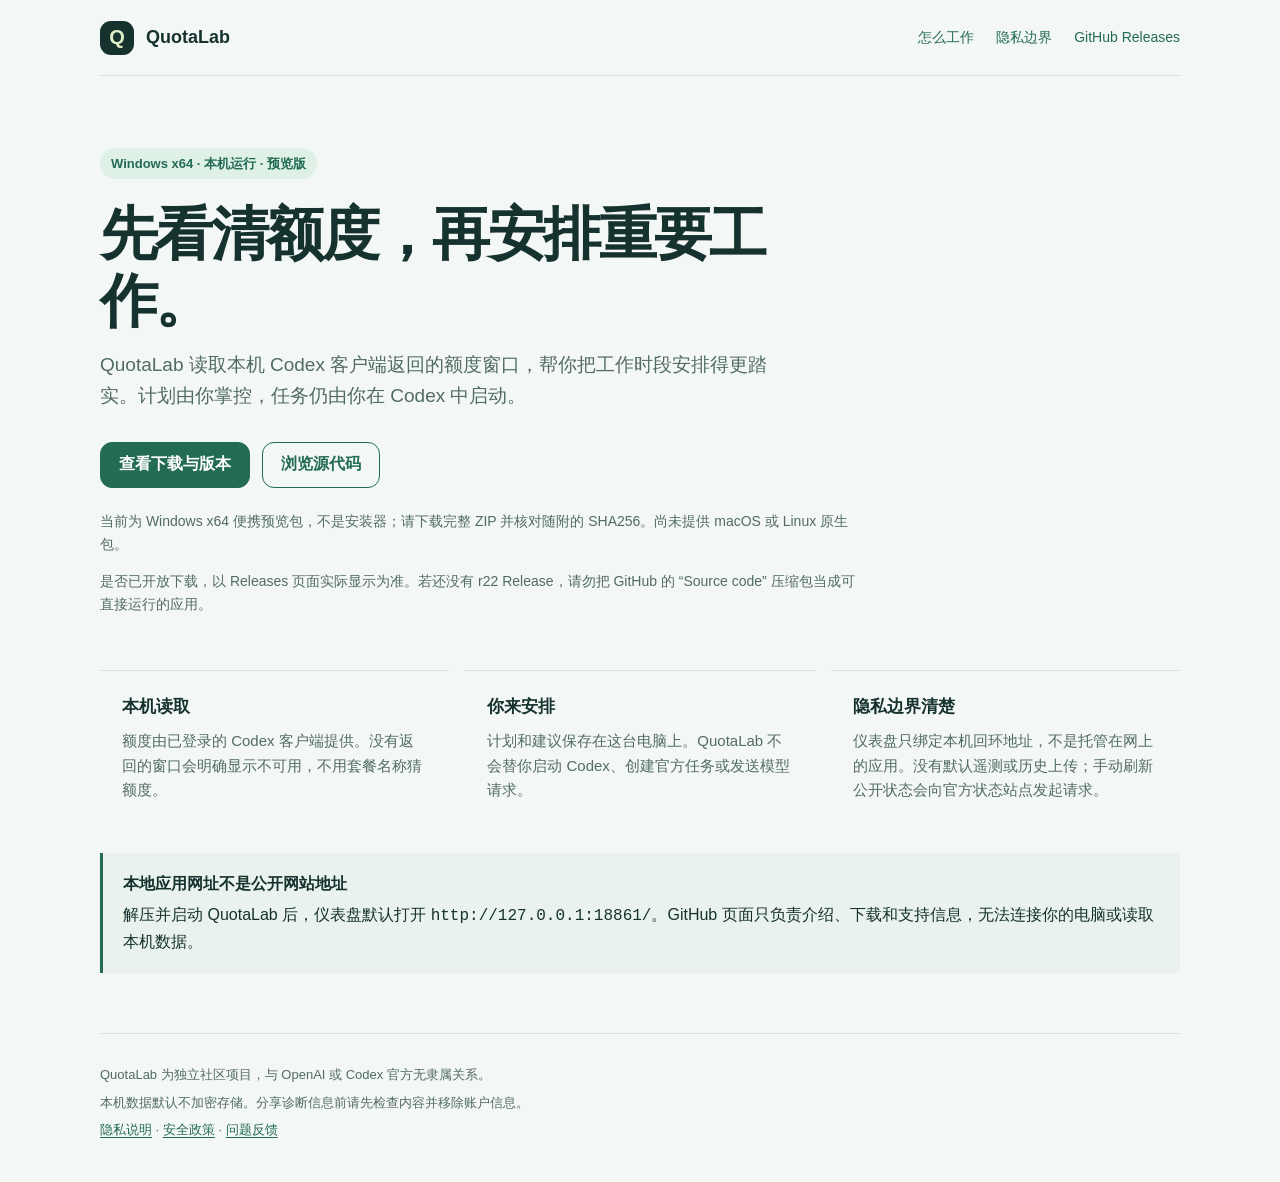
<file: app/site/index.html>
<!doctype html>
<html lang="zh-CN">
<head>
  <meta charset="utf-8">
  <meta name="viewport" content="width=device-width, initial-scale=1">
  <meta name="description" content="QuotaLab 在你的 Windows 电脑上读取 Codex 客户端返回的额度信息，并帮助安排工作时段。">
  <meta name="theme-color" content="#f3f7f5">
  <title>QuotaLab · 本机规划，不托管你的数据</title>
  <style>
    :root { color-scheme: light; --ink: #16322e; --muted: #526b66; --line: #d6e2dd; --paper: #f3f7f5; --green: #236b55; --mint: #dff0e6; }
    * { box-sizing: border-box; }
    html { scroll-behavior: smooth; }
    body { margin: 0; background: var(--paper); color: var(--ink); font: 16px/1.65 "Segoe UI", "Microsoft YaHei UI", sans-serif; }
    a { color: var(--green); text-underline-offset: .2em; }
    a:focus-visible { outline: 3px solid #a96513; outline-offset: 3px; border-radius: 4px; }
    .wrap { width: min(1080px, calc(100% - 40px)); margin: auto; }
    header { display: flex; justify-content: space-between; align-items: center; min-height: 76px; border-bottom: 1px solid var(--line); }
    .brand { display: flex; gap: 12px; align-items: center; color: var(--ink); font-weight: 700; font-size: 18px; text-decoration: none; }
    .mark { width: 34px; height: 34px; display: grid; place-items: center; border-radius: 11px; color: #dff0c4; background: #16322e; font-size: 20px; }
    nav { display: flex; gap: 22px; font-size: 14px; }
    nav a { text-decoration: none; }
    main { padding: 72px 0 60px; }
    .hero { max-width: 760px; }
    .eyebrow { display: inline-flex; gap: 8px; align-items: center; padding: 5px 11px; border-radius: 999px; color: var(--green); background: var(--mint); font-size: 13px; font-weight: 600; }
    h1 { max-width: 740px; margin: 22px 0 14px; font-size: clamp(36px, 6vw, 58px); line-height: 1.15; letter-spacing: -.045em; }
    .lead { max-width: 680px; margin: 0; color: var(--muted); font-size: 19px; }
    .actions { display: flex; flex-wrap: wrap; gap: 12px; margin: 30px 0 22px; }
    .button { min-height: 46px; display: inline-flex; align-items: center; justify-content: center; padding: 0 18px; border: 1px solid var(--green); border-radius: 12px; color: var(--green); font-weight: 650; text-decoration: none; transition: transform .16s ease, background-color .16s ease; }
    .button.primary { color: #fff; background: var(--green); }
    .button:hover { transform: translateY(-1px); background: var(--mint); }
    .button.primary:hover { background: #195540; }
    .fine { color: var(--muted); font-size: 14px; }
    .grid { display: grid; grid-template-columns: repeat(3, minmax(0, 1fr)); gap: 16px; margin-top: 54px; }
    .item { padding: 22px; border-top: 1px solid var(--line); }
    .item h2 { margin: 0 0 8px; font-size: 17px; }
    .item p { margin: 0; color: var(--muted); font-size: 15px; }
    .notice { margin-top: 28px; padding: 18px 20px; border-left: 3px solid var(--green); background: #eaf2ee; }
    .notice strong { display: block; margin-bottom: 4px; }
    footer { padding: 24px 0 36px; border-top: 1px solid var(--line); color: var(--muted); font-size: 13px; }
    footer p { margin: 6px 0; }
    @media (max-width: 720px) { .wrap { width: min(100% - 28px, 600px); } header { min-height: 64px; } nav { gap: 12px; font-size: 13px; } main { padding: 50px 0 40px; } .grid { grid-template-columns: 1fr; gap: 8px; margin-top: 36px; } .item { padding: 16px 0; } }
    @media (prefers-reduced-motion: reduce) { *, *::before, *::after { scroll-behavior: auto !important; transition-duration: .01ms !important; } }
  </style>
</head>
<body>
  <div class="wrap">
    <header>
      <a class="brand" href="#top" aria-label="QuotaLab 首页"><span class="mark" aria-hidden="true">Q</span><span>QuotaLab</span></a>
      <nav aria-label="主要导航">
        <a href="#how">怎么工作</a>
        <a href="#privacy">隐私边界</a>
        <a href="__REPOSITORY_URL__/releases">GitHub Releases</a>
      </nav>
    </header>
    <main id="top">
      <section class="hero" aria-labelledby="hero-title">
        <span class="eyebrow">Windows x64 · 本机运行 · 预览版</span>
        <h1 id="hero-title">先看清额度，再安排重要工作。</h1>
        <p class="lead">QuotaLab 读取本机 Codex 客户端返回的额度窗口，帮你把工作时段安排得更踏实。计划由你掌控，任务仍由你在 Codex 中启动。</p>
        <div class="actions">
          <a class="button primary" href="__REPOSITORY_URL__/releases">查看下载与版本</a>
          <a class="button" href="__REPOSITORY_URL__">浏览源代码</a>
        </div>
        <p class="fine">当前为 Windows x64 便携预览包，不是安装器；请下载完整 ZIP 并核对随附的 SHA256。尚未提供 macOS 或 Linux 原生包。</p>
        <p class="fine">是否已开放下载，以 Releases 页面实际显示为准。若还没有 r22 Release，请勿把 GitHub 的 “Source code” 压缩包当成可直接运行的应用。</p>
      </section>
      <section class="grid" id="how" aria-label="产品说明">
        <article class="item"><h2>本机读取</h2><p>额度由已登录的 Codex 客户端提供。没有返回的窗口会明确显示不可用，不用套餐名称猜额度。</p></article>
        <article class="item"><h2>你来安排</h2><p>计划和建议保存在这台电脑上。QuotaLab 不会替你启动 Codex、创建官方任务或发送模型请求。</p></article>
        <article class="item" id="privacy"><h2>隐私边界清楚</h2><p>仪表盘只绑定本机回环地址，不是托管在网上的应用。没有默认遥测或历史上传；手动刷新公开状态会向官方状态站点发起请求。</p></article>
      </section>
      <aside class="notice">
        <strong>本地应用网址不是公开网站地址</strong>
        解压并启动 QuotaLab 后，仪表盘默认打开 <code>http://127.0.0.1:18861/</code>。GitHub 页面只负责介绍、下载和支持信息，无法连接你的电脑或读取本机数据。
      </aside>
    </main>
    <footer>
      <p>QuotaLab 为独立社区项目，与 OpenAI 或 Codex 官方无隶属关系。</p>
      <p>本机数据默认不加密存储。分享诊断信息前请先检查内容并移除账户信息。</p>
      <p><a href="__REPOSITORY_URL__/blob/main/PRIVACY.md">隐私说明</a> · <a href="__REPOSITORY_URL__/blob/main/SECURITY.md">安全政策</a> · <a href="__REPOSITORY_URL__/issues">问题反馈</a></p>
    </footer>
  </div>
</body>
</html>
</file>
